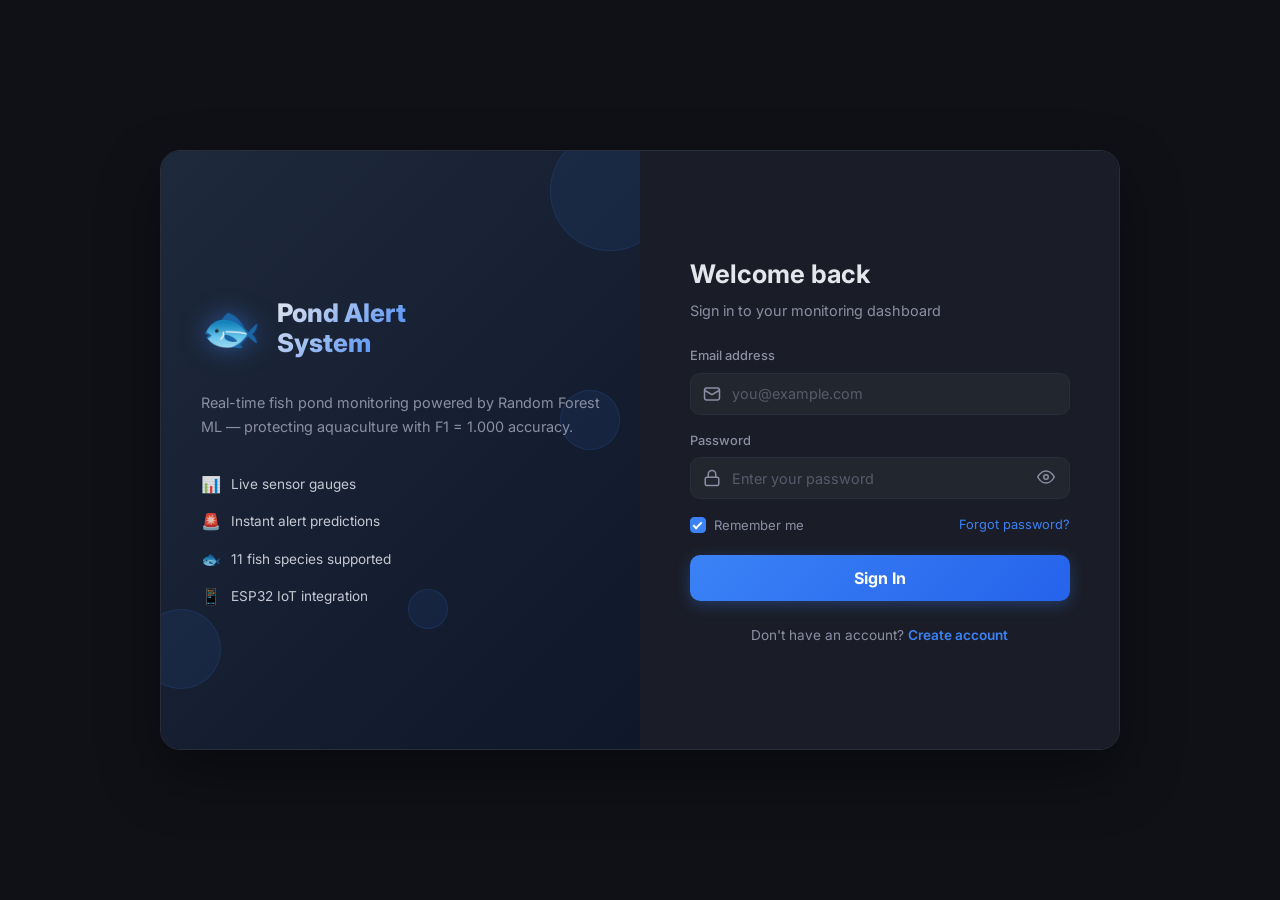
<file: FrontEnd/login.html>
<!DOCTYPE html>
<html lang="en">
<head>
    <meta charset="UTF-8">
    <meta name="viewport" content="width=device-width, initial-scale=1.0">
    <title>Login — Fish Pond Alert System</title>
    <link rel="preconnect" href="https://fonts.googleapis.com">
    <link href="https://fonts.googleapis.com/css2?family=Inter:wght@400;500;600;700;800&family=JetBrains+Mono:wght@400;500;600&display=swap" rel="stylesheet">
    <link rel="stylesheet" href="style.css">
    <link rel="stylesheet" href="auth.css">
</head>
<body class="auth-page">
    <div class="auth-container">
        <!-- Left: Branding Panel -->
        <div class="auth-brand">
            <div class="brand-content">
                <div class="brand-logo">
                    <span class="brand-icon">🐟</span>
                    <h1>Pond Alert<br>System</h1>
                </div>
                <p class="brand-tagline">Real-time fish pond monitoring powered by Random Forest ML — protecting aquaculture with F1&nbsp;=&nbsp;1.000 accuracy.</p>
                <div class="brand-features">
                    <div class="feature-item">
                        <span class="feature-icon">📊</span>
                        <span>Live sensor gauges</span>
                    </div>
                    <div class="feature-item">
                        <span class="feature-icon">🚨</span>
                        <span>Instant alert predictions</span>
                    </div>
                    <div class="feature-item">
                        <span class="feature-icon">🐟</span>
                        <span>11 fish species supported</span>
                    </div>
                    <div class="feature-item">
                        <span class="feature-icon">📱</span>
                        <span>ESP32 IoT integration</span>
                    </div>
                </div>
            </div>
            <div class="brand-bg-art">
                <div class="bubble b1"></div>
                <div class="bubble b2"></div>
                <div class="bubble b3"></div>
                <div class="bubble b4"></div>
            </div>
        </div>

        <!-- Right: Login Form -->
        <div class="auth-form-panel">
            <form class="auth-form" id="login-form" autocomplete="on">
                <div class="form-header">
                    <h2>Welcome back</h2>
                    <p>Sign in to your monitoring dashboard</p>
                </div>

                <div class="alert-msg" id="alert-msg" style="display:none;"></div>

                <div class="form-group">
                    <label for="email">Email address</label>
                    <div class="input-wrapper">
                        <svg class="input-icon" viewBox="0 0 24 24" fill="none" stroke="currentColor" stroke-width="2"><rect x="2" y="4" width="20" height="16" rx="3"/><path d="m2 7 10 6 10-6"/></svg>
                        <input type="email" id="email" name="email" placeholder="you@example.com" required autocomplete="email">
                    </div>
                </div>

                <div class="form-group">
                    <label for="password">Password</label>
                    <div class="input-wrapper">
                        <svg class="input-icon" viewBox="0 0 24 24" fill="none" stroke="currentColor" stroke-width="2"><rect x="3" y="11" width="18" height="11" rx="2"/><path d="M7 11V7a5 5 0 0 1 10 0v4"/></svg>
                        <input type="password" id="password" name="password" placeholder="Enter your password" required autocomplete="current-password">
                        <button type="button" class="toggle-pass" id="toggle-pass" aria-label="Show password">
                            <svg viewBox="0 0 24 24" fill="none" stroke="currentColor" stroke-width="2"><path d="M1 12s4-8 11-8 11 8 11 8-4 8-11 8-11-8-11-8z"/><circle cx="12" cy="12" r="3"/></svg>
                        </button>
                    </div>
                </div>

                <div class="form-options">
                    <label class="checkbox-wrap">
                        <input type="checkbox" id="remember" checked>
                        <span class="checkmark"></span>
                        <span>Remember me</span>
                    </label>
                    <a href="#" class="forgot-link">Forgot password?</a>
                </div>

                <button type="submit" class="btn-auth" id="btn-login">
                    <span class="btn-text">Sign In</span>
                    <span class="btn-loader" style="display:none;"></span>
                </button>

                <div class="form-footer">
                    <span>Don't have an account?</span>
                    <a href="signup.html" class="auth-link">Create account</a>
                </div>
            </form>
        </div>
    </div>

    <script src="auth.js"></script>
    <script>
        document.getElementById('login-form').addEventListener('submit', async (e) => {
            e.preventDefault();
            const btn = document.getElementById('btn-login');
            const alertMsg = document.getElementById('alert-msg');
            const email = document.getElementById('email').value.trim();
            const password = document.getElementById('password').value;

            btn.querySelector('.btn-text').textContent = 'Signing in...';
            btn.disabled = true;
            alertMsg.style.display = 'none';

            try {
                const res = await fetch('/api/auth/login', {
                    method: 'POST',
                    headers: { 'Content-Type': 'application/json' },
                    body: JSON.stringify({ email, password })
                });
                const data = await res.json();

                if (res.ok) {
                    localStorage.setItem('token', data.token);
                    localStorage.setItem('user', JSON.stringify(data.user));
                    window.location.href = '/dashboard';
                } else {
                    alertMsg.textContent = data.error || 'Invalid credentials';
                    alertMsg.className = 'alert-msg error';
                    alertMsg.style.display = 'block';
                }
            } catch {
                alertMsg.textContent = 'Server unreachable. Please try again.';
                alertMsg.className = 'alert-msg error';
                alertMsg.style.display = 'block';
            }

            btn.querySelector('.btn-text').textContent = 'Sign In';
            btn.disabled = false;
        });
    </script>
</body>
</html>
</file>
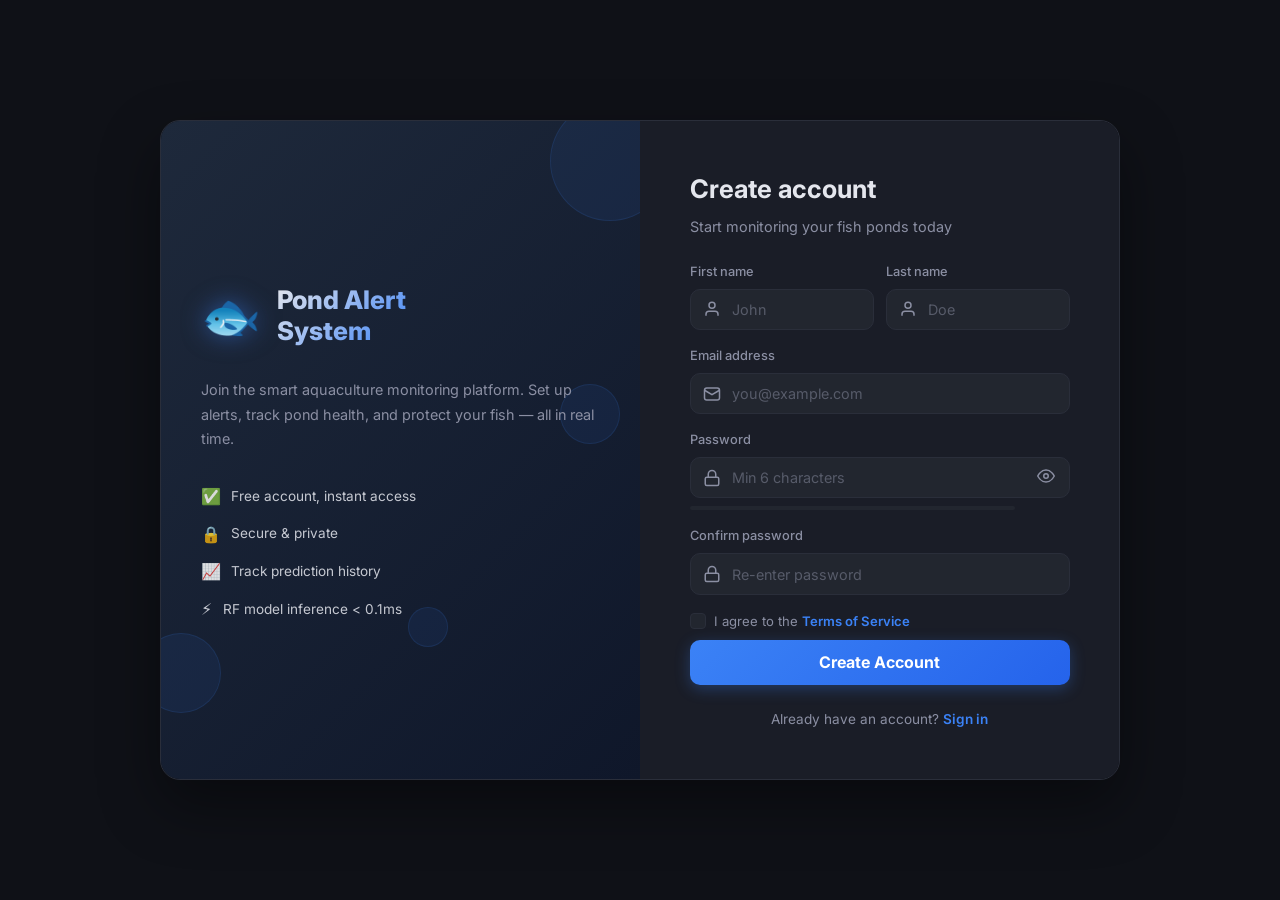
<file: FrontEnd/signup.html>
<!DOCTYPE html>
<html lang="en">
<head>
    <meta charset="UTF-8">
    <meta name="viewport" content="width=device-width, initial-scale=1.0">
    <title>Sign Up — Fish Pond Alert System</title>
    <link rel="preconnect" href="https://fonts.googleapis.com">
    <link href="https://fonts.googleapis.com/css2?family=Inter:wght@400;500;600;700;800&family=JetBrains+Mono:wght@400;500;600&display=swap" rel="stylesheet">
    <link rel="stylesheet" href="style.css">
    <link rel="stylesheet" href="auth.css">
</head>
<body class="auth-page">
    <div class="auth-container">
        <!-- Left: Branding Panel -->
        <div class="auth-brand">
            <div class="brand-content">
                <div class="brand-logo">
                    <span class="brand-icon">🐟</span>
                    <h1>Pond Alert<br>System</h1>
                </div>
                <p class="brand-tagline">Join the smart aquaculture monitoring platform. Set up alerts, track pond health, and protect your fish — all in real time.</p>
                <div class="brand-features">
                    <div class="feature-item">
                        <span class="feature-icon">✅</span>
                        <span>Free account, instant access</span>
                    </div>
                    <div class="feature-item">
                        <span class="feature-icon">🔒</span>
                        <span>Secure & private</span>
                    </div>
                    <div class="feature-item">
                        <span class="feature-icon">📈</span>
                        <span>Track prediction history</span>
                    </div>
                    <div class="feature-item">
                        <span class="feature-icon">⚡</span>
                        <span>RF model inference &lt; 0.1ms</span>
                    </div>
                </div>
            </div>
            <div class="brand-bg-art">
                <div class="bubble b1"></div>
                <div class="bubble b2"></div>
                <div class="bubble b3"></div>
                <div class="bubble b4"></div>
            </div>
        </div>

        <!-- Right: Signup Form -->
        <div class="auth-form-panel">
            <form class="auth-form" id="signup-form" autocomplete="on">
                <div class="form-header">
                    <h2>Create account</h2>
                    <p>Start monitoring your fish ponds today</p>
                </div>

                <div class="alert-msg" id="alert-msg" style="display:none;"></div>

                <div class="form-row">
                    <div class="form-group">
                        <label for="first-name">First name</label>
                        <div class="input-wrapper">
                            <svg class="input-icon" viewBox="0 0 24 24" fill="none" stroke="currentColor" stroke-width="2"><path d="M20 21v-2a4 4 0 0 0-4-4H8a4 4 0 0 0-4 4v2"/><circle cx="12" cy="7" r="4"/></svg>
                            <input type="text" id="first-name" name="first-name" placeholder="John" required autocomplete="given-name">
                        </div>
                    </div>
                    <div class="form-group">
                        <label for="last-name">Last name</label>
                        <div class="input-wrapper">
                            <svg class="input-icon" viewBox="0 0 24 24" fill="none" stroke="currentColor" stroke-width="2"><path d="M20 21v-2a4 4 0 0 0-4-4H8a4 4 0 0 0-4 4v2"/><circle cx="12" cy="7" r="4"/></svg>
                            <input type="text" id="last-name" name="last-name" placeholder="Doe" required autocomplete="family-name">
                        </div>
                    </div>
                </div>

                <div class="form-group">
                    <label for="email">Email address</label>
                    <div class="input-wrapper">
                        <svg class="input-icon" viewBox="0 0 24 24" fill="none" stroke="currentColor" stroke-width="2"><rect x="2" y="4" width="20" height="16" rx="3"/><path d="m2 7 10 6 10-6"/></svg>
                        <input type="email" id="email" name="email" placeholder="you@example.com" required autocomplete="email">
                    </div>
                </div>

                <div class="form-group">
                    <label for="password">Password</label>
                    <div class="input-wrapper">
                        <svg class="input-icon" viewBox="0 0 24 24" fill="none" stroke="currentColor" stroke-width="2"><rect x="3" y="11" width="18" height="11" rx="2"/><path d="M7 11V7a5 5 0 0 1 10 0v4"/></svg>
                        <input type="password" id="password" name="password" placeholder="Min 6 characters" required minlength="6" autocomplete="new-password">
                        <button type="button" class="toggle-pass" id="toggle-pass" aria-label="Show password">
                            <svg viewBox="0 0 24 24" fill="none" stroke="currentColor" stroke-width="2"><path d="M1 12s4-8 11-8 11 8 11 8-4 8-11 8-11-8-11-8z"/><circle cx="12" cy="12" r="3"/></svg>
                        </button>
                    </div>
                    <div class="password-strength" id="password-strength">
                        <div class="strength-bar"><div class="strength-fill" id="strength-fill"></div></div>
                        <span class="strength-label" id="strength-label"></span>
                    </div>
                </div>

                <div class="form-group">
                    <label for="confirm-password">Confirm password</label>
                    <div class="input-wrapper">
                        <svg class="input-icon" viewBox="0 0 24 24" fill="none" stroke="currentColor" stroke-width="2"><rect x="3" y="11" width="18" height="11" rx="2"/><path d="M7 11V7a5 5 0 0 1 10 0v4"/></svg>
                        <input type="password" id="confirm-password" name="confirm-password" placeholder="Re-enter password" required minlength="6" autocomplete="new-password">
                    </div>
                </div>

                <label class="checkbox-wrap" style="margin-bottom: .5rem;">
                    <input type="checkbox" id="agree-terms" required>
                    <span class="checkmark"></span>
                    <span>I agree to the <a href="#" class="auth-link">Terms of Service</a></span>
                </label>

                <button type="submit" class="btn-auth" id="btn-signup">
                    <span class="btn-text">Create Account</span>
                    <span class="btn-loader" style="display:none;"></span>
                </button>

                <div class="form-footer">
                    <span>Already have an account?</span>
                    <a href="login.html" class="auth-link">Sign in</a>
                </div>
            </form>
        </div>
    </div>

    <script src="auth.js"></script>
    <script>
        // Password strength meter
        const pwdInput = document.getElementById('password');
        const strengthFill = document.getElementById('strength-fill');
        const strengthLabel = document.getElementById('strength-label');

        pwdInput.addEventListener('input', () => {
            const val = pwdInput.value;
            let score = 0;
            if (val.length >= 6) score++;
            if (val.length >= 10) score++;
            if (/[A-Z]/.test(val)) score++;
            if (/[0-9]/.test(val)) score++;
            if (/[^A-Za-z0-9]/.test(val)) score++;

            const pct = (score / 5) * 100;
            strengthFill.style.width = pct + '%';

            if (score <= 1) {
                strengthFill.style.background = 'var(--red)';
                strengthLabel.textContent = 'Weak';
                strengthLabel.style.color = 'var(--red)';
            } else if (score <= 3) {
                strengthFill.style.background = 'var(--yellow)';
                strengthLabel.textContent = 'Medium';
                strengthLabel.style.color = 'var(--yellow)';
            } else {
                strengthFill.style.background = 'var(--green)';
                strengthLabel.textContent = 'Strong';
                strengthLabel.style.color = 'var(--green)';
            }
        });

        // Signup form submission
        document.getElementById('signup-form').addEventListener('submit', async (e) => {
            e.preventDefault();
            const btn = document.getElementById('btn-signup');
            const alertMsg = document.getElementById('alert-msg');

            const firstName = document.getElementById('first-name').value.trim();
            const lastName = document.getElementById('last-name').value.trim();
            const email = document.getElementById('email').value.trim();
            const password = document.getElementById('password').value;
            const confirmPassword = document.getElementById('confirm-password').value;

            alertMsg.style.display = 'none';

            if (password !== confirmPassword) {
                alertMsg.textContent = 'Passwords do not match.';
                alertMsg.className = 'alert-msg error';
                alertMsg.style.display = 'block';
                return;
            }

            if (password.length < 6) {
                alertMsg.textContent = 'Password must be at least 6 characters.';
                alertMsg.className = 'alert-msg error';
                alertMsg.style.display = 'block';
                return;
            }

            btn.querySelector('.btn-text').textContent = 'Creating account...';
            btn.disabled = true;

            try {
                const res = await fetch('/api/auth/signup', {
                    method: 'POST',
                    headers: { 'Content-Type': 'application/json' },
                    body: JSON.stringify({
                        firstName,
                        lastName,
                        email,
                        password
                    })
                });
                const data = await res.json();

                if (res.ok) {
                    alertMsg.textContent = 'Account created! Redirecting to login...';
                    alertMsg.className = 'alert-msg success';
                    alertMsg.style.display = 'block';
                    setTimeout(() => { window.location.href = '/login'; }, 1500);
                } else {
                    alertMsg.textContent = data.error || 'Signup failed.';
                    alertMsg.className = 'alert-msg error';
                    alertMsg.style.display = 'block';
                }
            } catch {
                alertMsg.textContent = 'Server unreachable. Please try again.';
                alertMsg.className = 'alert-msg error';
                alertMsg.style.display = 'block';
            }

            btn.querySelector('.btn-text').textContent = 'Create Account';
            btn.disabled = false;
        });
    </script>
</body>
</html>
</file>
<file: FrontEnd/style.css>
/* ============================================
   FISH POND ALERT SYSTEM — DARK THEME CSS
   ============================================ */

/* ---------- RESET & BASE ---------- */
*, *::before, *::after { box-sizing: border-box; margin: 0; padding: 0; }

:root {
    --bg:          #0f1117;
    --surface:     #1a1d27;
    --surface2:    #22262f;
    --border:      #2a2e3a;
    --text:        #e4e6ed;
    --text-dim:    #8b8fa3;
    --accent:      #3b82f6;
    --accent-glow: rgba(59, 130, 246, .25);
    --green:       #22c55e;
    --green-bg:    rgba(34, 197, 94, .12);
    --red:         #ef4444;
    --red-bg:      rgba(239, 68, 68, .12);
    --yellow:      #eab308;
    --yellow-bg:   rgba(234, 179, 8, .12);
    --radius:      14px;
    --font:        'Inter', system-ui, -apple-system, sans-serif;
    --mono:        'JetBrains Mono', 'Fira Code', monospace;
}

html { font-size: 16px; scroll-behavior: smooth; }

body {
    font-family: var(--font);
    background: var(--bg);
    color: var(--text);
    min-height: 100vh;
    line-height: 1.6;
    -webkit-font-smoothing: antialiased;
}

/* ---------- TOP BAR ---------- */
.top-bar {
    display: flex;
    align-items: center;
    justify-content: space-between;
    padding: 1rem 2rem;
    background: var(--surface);
    border-bottom: 1px solid var(--border);
    position: sticky;
    top: 0;
    z-index: 50;
    backdrop-filter: blur(12px);
}

.logo {
    display: flex;
    align-items: center;
    gap: .75rem;
}

.logo-icon {
    font-size: 2rem;
    filter: drop-shadow(0 0 8px rgba(59,130,246,.5));
}

.logo h1 {
    font-size: 1.35rem;
    font-weight: 700;
    letter-spacing: -.02em;
}

.subtitle {
    font-size: .75rem;
    color: var(--text-dim);
    font-family: var(--mono);
}

.connection-status {
    display: flex;
    align-items: center;
    gap: .5rem;
    font-size: .8rem;
    color: var(--text-dim);
    background: var(--surface2);
    padding: .4rem .9rem;
    border-radius: 99px;
    border: 1px solid var(--border);
}

.connection-status .dot {
    width: 8px;
    height: 8px;
    border-radius: 50%;
    background: var(--yellow);
    box-shadow: 0 0 6px var(--yellow);
    animation: pulse-dot 2s infinite;
}

.connection-status.connected .dot {
    background: var(--green);
    box-shadow: 0 0 6px var(--green);
}

@keyframes pulse-dot {
    0%, 100% { opacity: 1; }
    50% { opacity: .4; }
}

/* ---------- DASHBOARD ---------- */
.dashboard {
    max-width: 1200px;
    margin: 0 auto;
    padding: 1.5rem;
    display: flex;
    flex-direction: column;
    gap: 1.5rem;
}

/* ---------- CARDS (Glassmorphism) ---------- */
.card {
    background: var(--surface);
    border: 1px solid var(--border);
    border-radius: var(--radius);
    padding: 1.5rem;
    transition: border-color .3s, box-shadow .3s;
}

.card:hover {
    border-color: rgba(59,130,246,.3);
    box-shadow: 0 0 20px rgba(59,130,246,.06);
}

.card-title {
    font-size: .85rem;
    text-transform: uppercase;
    letter-spacing: .08em;
    color: var(--text-dim);
    margin-bottom: 1rem;
    font-weight: 600;
}

/* ---------- GAUGE ROW ---------- */
.gauge-row {
    display: grid;
    grid-template-columns: repeat(3, 1fr);
    gap: 1.5rem;
}

.gauge-card { text-align: center; }

.gauge-wrapper {
    position: relative;
    display: flex;
    flex-direction: column;
    align-items: center;
}

.gauge-svg {
    width: 180px;
    height: 120px;
}

.gauge-bg {
    fill: none;
    stroke: var(--surface2);
    stroke-width: 14;
    stroke-linecap: round;
}

.gauge-fill {
    fill: none;
    stroke: var(--accent);
    stroke-width: 14;
    stroke-linecap: round;
    stroke-dasharray: 251.33;
    stroke-dashoffset: 251.33;
    transition: stroke-dashoffset .4s cubic-bezier(.4,0,.2,1), stroke .3s;
    filter: drop-shadow(0 0 6px var(--accent-glow));
}

.gauge-needle {
    stroke: var(--text);
    stroke-width: 2.5;
    stroke-linecap: round;
    transform-origin: 100px 120px;
    transition: transform .4s cubic-bezier(.4,0,.2,1);
}

.gauge-center {
    fill: var(--text);
}

.gauge-value {
    font-size: 1.6rem;
    font-weight: 700;
    font-family: var(--mono);
    margin-top: .3rem;
}

.gauge-range {
    font-size: .72rem;
    color: var(--text-dim);
    margin-top: .15rem;
}

/* Sliders */
.slider {
    -webkit-appearance: none;
    appearance: none;
    width: 100%;
    height: 6px;
    border-radius: 3px;
    background: var(--surface2);
    outline: none;
    margin-top: 1rem;
    cursor: pointer;
    transition: background .2s;
}

.slider::-webkit-slider-thumb {
    -webkit-appearance: none;
    appearance: none;
    width: 18px;
    height: 18px;
    border-radius: 50%;
    background: var(--accent);
    border: 2px solid var(--bg);
    box-shadow: 0 0 8px var(--accent-glow);
    cursor: pointer;
    transition: transform .15s;
}

.slider::-webkit-slider-thumb:hover {
    transform: scale(1.2);
}

.slider::-moz-range-thumb {
    width: 18px;
    height: 18px;
    border-radius: 50%;
    background: var(--accent);
    border: 2px solid var(--bg);
    box-shadow: 0 0 8px var(--accent-glow);
    cursor: pointer;
}

.slider-ph::-webkit-slider-thumb { background: #8b5cf6; box-shadow: 0 0 8px rgba(139,92,246,.4); }
.slider-temp::-webkit-slider-thumb { background: #f97316; box-shadow: 0 0 8px rgba(249,115,22,.4); }
.slider-turb::-webkit-slider-thumb { background: #06b6d4; box-shadow: 0 0 8px rgba(6,182,212,.4); }

/* per-gauge accent colours */
.gauge-card:nth-child(1) .gauge-fill { stroke: #8b5cf6; filter: drop-shadow(0 0 6px rgba(139,92,246,.35)); }
.gauge-card:nth-child(2) .gauge-fill { stroke: #f97316; filter: drop-shadow(0 0 6px rgba(249,115,22,.35)); }
.gauge-card:nth-child(3) .gauge-fill { stroke: #06b6d4; filter: drop-shadow(0 0 6px rgba(6,182,212,.35)); }

/* ---------- ACTION ROW ---------- */
.action-row {
    display: grid;
    grid-template-columns: 1fr 1.3fr;
    gap: 1.5rem;
}

.control-card {
    display: flex;
    flex-direction: column;
    gap: .8rem;
}

.input-label {
    font-size: .8rem;
    color: var(--text-dim);
    font-weight: 500;
}

.fish-dropdown {
    width: 100%;
    padding: .65rem .9rem;
    background: var(--surface2);
    color: var(--text);
    border: 1px solid var(--border);
    border-radius: 8px;
    font-family: var(--font);
    font-size: .95rem;
    cursor: pointer;
    outline: none;
    transition: border-color .2s;
}

.fish-dropdown:focus {
    border-color: var(--accent);
    box-shadow: 0 0 0 3px var(--accent-glow);
}

.btn-predict {
    display: flex;
    align-items: center;
    justify-content: center;
    gap: .6rem;
    width: 100%;
    padding: .85rem;
    margin-top: .4rem;
    border: none;
    border-radius: 10px;
    font-family: var(--font);
    font-size: 1rem;
    font-weight: 700;
    letter-spacing: .04em;
    cursor: pointer;
    color: #fff;
    background: linear-gradient(135deg, var(--red), #dc2626);
    box-shadow: 0 4px 20px rgba(239,68,68,.3);
    transition: transform .15s, box-shadow .2s;
}

.btn-predict:hover {
    transform: translateY(-2px);
    box-shadow: 0 6px 28px rgba(239,68,68,.45);
}

.btn-predict:active { transform: translateY(0); }

.btn-icon { font-size: 1.2rem; }

.mode-info {
    display: flex;
    align-items: center;
    gap: .45rem;
    font-size: .72rem;
    color: var(--text-dim);
    margin-top: auto;
}

.mode-dot {
    width: 6px;
    height: 6px;
    border-radius: 50%;
    background: var(--green);
}

/* ---------- RESULT CARD ---------- */
.result-card {
    display: flex;
    flex-direction: column;
    align-items: center;
    text-align: center;
    gap: 1rem;
    transition: background .4s, border-color .4s;
}

.result-card.safe {
    border-color: var(--green);
    background: linear-gradient(180deg, rgba(34,197,94,.06) 0%, var(--surface) 60%);
}

.result-card.alert {
    border-color: var(--red);
    background: linear-gradient(180deg, rgba(239,68,68,.08) 0%, var(--surface) 60%);
    animation: alert-glow 1.5s ease-in-out infinite alternate;
}

@keyframes alert-glow {
    from { box-shadow: 0 0 15px rgba(239,68,68,.15); }
    to   { box-shadow: 0 0 30px rgba(239,68,68,.3); }
}

/* Probability Ring */
.prob-ring-wrapper {
    position: relative;
    width: 150px;
    height: 150px;
}

.prob-ring { width: 100%; height: 100%; transform: rotate(-90deg); }

.prob-ring-bg {
    fill: none;
    stroke: var(--surface2);
    stroke-width: 10;
}

.prob-ring-fill {
    fill: none;
    stroke: var(--accent);
    stroke-width: 10;
    stroke-linecap: round;
    stroke-dasharray: 427.26;
    stroke-dashoffset: 427.26;
    transition: stroke-dashoffset .6s cubic-bezier(.4,0,.2,1), stroke .4s;
}

.prob-text {
    position: absolute;
    inset: 0;
    display: flex;
    flex-direction: column;
    align-items: center;
    justify-content: center;
}

.prob-number {
    font-size: 2.2rem;
    font-weight: 800;
    font-family: var(--mono);
    line-height: 1;
}

.prob-label {
    font-size: .75rem;
    color: var(--text-dim);
    text-transform: uppercase;
    letter-spacing: .06em;
}

/* Alert Badge */
.alert-badge {
    display: flex;
    align-items: center;
    gap: .5rem;
    padding: .55rem 1.2rem;
    border-radius: 99px;
    font-weight: 600;
    font-size: .9rem;
    background: var(--surface2);
    border: 1px solid var(--border);
    transition: all .3s;
}

.alert-badge.safe {
    background: var(--green-bg);
    border-color: var(--green);
    color: var(--green);
}

.alert-badge.alert {
    background: var(--red-bg);
    border-color: var(--red);
    color: var(--red);
    animation: badge-pulse 1.2s infinite;
}

@keyframes badge-pulse {
    0%, 100% { transform: scale(1); }
    50% { transform: scale(1.04); }
}

/* Detail Grid */
.detail-grid {
    display: grid;
    grid-template-columns: repeat(3, 1fr);
    gap: .75rem;
    width: 100%;
    margin-top: .5rem;
}

.detail-item {
    background: var(--surface2);
    border-radius: 8px;
    padding: .6rem .5rem;
    text-align: center;
}

.detail-key {
    display: block;
    font-size: .68rem;
    color: var(--text-dim);
    text-transform: uppercase;
    letter-spacing: .04em;
    margin-bottom: .2rem;
}

.detail-val {
    font-size: .85rem;
    font-weight: 600;
    font-family: var(--mono);
    color: var(--text);
}

.detail-val.ok { color: var(--green); }
.detail-val.warn { color: var(--yellow); }
.detail-val.bad { color: var(--red); }

/* ---------- HISTORY ---------- */
.history-section .card { padding: 1rem 1.5rem; }

.history-header {
    display: flex;
    justify-content: space-between;
    align-items: center;
    margin-bottom: .75rem;
}

.btn-clear {
    background: var(--surface2);
    border: 1px solid var(--border);
    color: var(--text-dim);
    padding: .35rem .9rem;
    border-radius: 6px;
    font-size: .75rem;
    font-family: var(--font);
    cursor: pointer;
    transition: background .2s;
}

.btn-clear:hover { background: var(--border); }

.table-wrap { overflow-x: auto; }

.history-table {
    width: 100%;
    border-collapse: collapse;
    font-size: .82rem;
}

.history-table th {
    text-align: left;
    padding: .55rem .6rem;
    font-size: .72rem;
    text-transform: uppercase;
    letter-spacing: .05em;
    color: var(--text-dim);
    border-bottom: 1px solid var(--border);
    font-weight: 600;
}

.history-table td {
    padding: .5rem .6rem;
    border-bottom: 1px solid rgba(42,46,58,.5);
    font-family: var(--mono);
    font-size: .8rem;
}

.history-table tr { transition: background .15s; }
.history-table tbody tr:hover { background: rgba(59,130,246,.04); }

.history-table .status-safe { color: var(--green); font-weight: 600; }
.history-table .status-alert { color: var(--red); font-weight: 600; }

.empty-msg {
    text-align: center;
    color: var(--text-dim);
    font-size: .82rem;
    padding: 1.5rem 0;
}

/* ---------- FOOTER ---------- */
.footer {
    text-align: center;
    padding: 1.5rem;
    font-size: .75rem;
    color: var(--text-dim);
    border-top: 1px solid var(--border);
    margin-top: 1rem;
}

/* ============================================
   SIDEBAR & DASHBOARD LAYOUT
   ============================================ */

/* ---------- SIDEBAR ---------- */
.sidebar {
    position: fixed;
    top: 0;
    left: 0;
    width: 260px;
    height: 100vh;
    background: var(--surface);
    border-right: 1px solid var(--border);
    display: flex;
    flex-direction: column;
    z-index: 100;
    transition: width .3s cubic-bezier(.4,0,.2,1), transform .3s;
}

.sidebar-header {
    display: flex;
    align-items: center;
    gap: .75rem;
    padding: 1.2rem 1.2rem .8rem;
    border-bottom: 1px solid var(--border);
}

.sidebar-header .logo-icon {
    font-size: 1.6rem;
    flex-shrink: 0;
}

.sidebar-brand {
    display: flex;
    flex-direction: column;
    flex: 1;
    min-width: 0;
    overflow: hidden;
}

.sidebar-title {
    font-weight: 700;
    font-size: 1.05rem;
    white-space: nowrap;
}

.sidebar-version {
    font-size: .65rem;
    color: var(--text-dim);
    font-family: var(--mono);
}

.sidebar-toggle {
    background: none;
    border: none;
    color: var(--text-dim);
    cursor: pointer;
    padding: .25rem;
    border-radius: 6px;
    transition: background .2s, color .2s;
    flex-shrink: 0;
}

.sidebar-toggle:hover {
    background: var(--surface2);
    color: var(--text);
}

.sidebar-toggle svg {
    width: 18px;
    height: 18px;
    transition: transform .3s;
}

/* Nav items */
.sidebar-nav {
    flex: 1;
    padding: .75rem .6rem;
    display: flex;
    flex-direction: column;
    gap: 4px;
    overflow-y: auto;
}

.nav-item {
    display: flex;
    align-items: center;
    gap: .75rem;
    padding: .65rem .9rem;
    border-radius: 10px;
    color: var(--text-dim);
    text-decoration: none;
    font-size: .88rem;
    font-weight: 500;
    transition: background .2s, color .2s;
    white-space: nowrap;
}

.nav-item svg {
    width: 20px;
    height: 20px;
    flex-shrink: 0;
}

.nav-item:hover {
    background: var(--surface2);
    color: var(--text);
}

.nav-item.active {
    background: rgba(59,130,246,.12);
    color: var(--accent);
}

/* User card in footer */
.sidebar-footer {
    padding: .8rem;
    border-top: 1px solid var(--border);
}

.user-card {
    display: flex;
    align-items: center;
    gap: .65rem;
    padding: .5rem .6rem;
    border-radius: 10px;
    transition: background .2s;
}

.user-card:hover { background: var(--surface2); }

.user-avatar {
    width: 36px;
    height: 36px;
    border-radius: 50%;
    background: linear-gradient(135deg, var(--accent), #6366f1);
    display: flex;
    align-items: center;
    justify-content: center;
    font-size: .8rem;
    font-weight: 700;
    color: #fff;
    flex-shrink: 0;
}

.user-avatar.small {
    width: 32px;
    height: 32px;
    font-size: .72rem;
}

.user-info {
    flex: 1;
    min-width: 0;
    overflow: hidden;
}

.user-name {
    display: block;
    font-size: .82rem;
    font-weight: 600;
    white-space: nowrap;
    overflow: hidden;
    text-overflow: ellipsis;
}

.user-email {
    display: block;
    font-size: .68rem;
    color: var(--text-dim);
    white-space: nowrap;
    overflow: hidden;
    text-overflow: ellipsis;
}

.btn-logout {
    background: none;
    border: none;
    color: var(--text-dim);
    cursor: pointer;
    padding: .35rem;
    border-radius: 6px;
    transition: background .2s, color .2s;
    flex-shrink: 0;
}

.btn-logout:hover {
    background: var(--red-bg);
    color: var(--red);
}

.btn-logout svg {
    width: 18px;
    height: 18px;
}

/* ---------- MAIN WRAPPER ---------- */
.has-sidebar .main-wrapper {
    margin-left: 260px;
    min-height: 100vh;
    transition: margin-left .3s cubic-bezier(.4,0,.2,1);
}

.has-sidebar .top-bar {
    display: flex;
    align-items: center;
    justify-content: space-between;
    flex-direction: row;
    gap: 0;
}

.topbar-left {
    display: flex;
    align-items: center;
    gap: .75rem;
}

.topbar-right {
    display: flex;
    align-items: center;
    gap: 1rem;
}

.mobile-menu-btn {
    display: none;
    background: none;
    border: none;
    color: var(--text);
    cursor: pointer;
    padding: .3rem;
}

.mobile-menu-btn svg {
    width: 22px;
    height: 22px;
}

.topbar-user {
    cursor: pointer;
}

/* ---------- SIDEBAR COLLAPSED ---------- */
.sidebar-collapsed .sidebar {
    width: 68px;
}

.sidebar-collapsed .sidebar-brand,
.sidebar-collapsed .nav-item span,
.sidebar-collapsed .user-info,
.sidebar-collapsed .sidebar-version {
    display: none;
}

.sidebar-collapsed .sidebar-toggle svg {
    transform: rotate(180deg);
}

.sidebar-collapsed .main-wrapper {
    margin-left: 68px;
}

.sidebar-collapsed .nav-item {
    justify-content: center;
    padding: .65rem;
}

.sidebar-collapsed .user-card {
    justify-content: center;
}

.sidebar-collapsed .btn-logout {
    display: none;
}

/* ---------- SIDEBAR OVERLAY (mobile) ---------- */
.sidebar-overlay {
    display: none;
    position: fixed;
    inset: 0;
    background: rgba(0,0,0,.5);
    z-index: 90;
    backdrop-filter: blur(4px);
}

.sidebar-overlay.active {
    display: block;
}

/* ---------- RESPONSIVE (Sidebar) ---------- */
@media (max-width: 900px) {
    .sidebar {
        transform: translateX(-100%);
        width: 260px;
    }
    .sidebar.open {
        transform: translateX(0);
    }
    .has-sidebar .main-wrapper {
        margin-left: 0;
    }
    .sidebar-collapsed .main-wrapper {
        margin-left: 0;
    }
    .mobile-menu-btn {
        display: block;
    }
    .sidebar-toggle {
        display: none;
    }
    .gauge-row { grid-template-columns: 1fr; }
    .action-row { grid-template-columns: 1fr; }
    .detail-grid { grid-template-columns: 1fr; }
    .dashboard { padding: 1rem; }
    .has-sidebar .top-bar { flex-direction: row; text-align: left; }
}

@media (max-width: 480px) {
    html { font-size: 14px; }
    .gauge-svg { width: 150px; height: 100px; }
}

/* ---------- SCROLLBAR ---------- */
::-webkit-scrollbar { width: 6px; height: 6px; }
::-webkit-scrollbar-track { background: var(--bg); }
::-webkit-scrollbar-thumb { background: var(--border); border-radius: 3px; }
::-webkit-scrollbar-thumb:hover { background: var(--text-dim); }
</file>
<file: FrontEnd/auth.css>
/* ============================================
   AUTH PAGES — Login & Signup Styles
   ============================================ */

/* ---------- AUTH LAYOUT ---------- */
.auth-page {
    min-height: 100vh;
    display: flex;
    align-items: center;
    justify-content: center;
    padding: 1rem;
    background: var(--bg);
}

.auth-container {
    display: grid;
    grid-template-columns: 1fr 1fr;
    max-width: 960px;
    width: 100%;
    min-height: 600px;
    border-radius: 20px;
    overflow: hidden;
    border: 1px solid var(--border);
    box-shadow: 0 25px 60px rgba(0,0,0,.4);
}

/* ---------- BRAND PANEL (Left) ---------- */
.auth-brand {
    position: relative;
    background: linear-gradient(135deg, #1e293b 0%, #0f172a 100%);
    padding: 3rem 2.5rem;
    display: flex;
    flex-direction: column;
    justify-content: center;
    overflow: hidden;
}

.brand-content { position: relative; z-index: 2; }

.brand-logo {
    display: flex;
    align-items: center;
    gap: 1rem;
    margin-bottom: 1.5rem;
}

.brand-icon {
    font-size: 3rem;
    filter: drop-shadow(0 0 12px rgba(59,130,246,.5));
    animation: float 4s ease-in-out infinite;
}

@keyframes float {
    0%, 100% { transform: translateY(0); }
    50% { transform: translateY(-8px); }
}

.brand-logo h1 {
    font-size: 1.6rem;
    font-weight: 800;
    line-height: 1.2;
    background: linear-gradient(135deg, #e4e6ed, #3b82f6);
    -webkit-background-clip: text;
    -webkit-text-fill-color: transparent;
    background-clip: text;
}

.brand-tagline {
    color: var(--text-dim);
    font-size: .9rem;
    line-height: 1.7;
    margin-bottom: 2rem;
}

.brand-features {
    display: flex;
    flex-direction: column;
    gap: .75rem;
}

.feature-item {
    display: flex;
    align-items: center;
    gap: .65rem;
    font-size: .85rem;
    color: var(--text);
    opacity: .85;
}

.feature-icon { font-size: 1rem; }

/* Bubbles background art */
.brand-bg-art {
    position: absolute;
    inset: 0;
    z-index: 1;
    pointer-events: none;
}

.bubble {
    position: absolute;
    border-radius: 50%;
    background: rgba(59,130,246,.08);
    border: 1px solid rgba(59,130,246,.12);
    animation: bubble-float 8s ease-in-out infinite;
}

.b1 { width: 120px; height: 120px; top: -20px; right: -30px; animation-delay: 0s; }
.b2 { width: 80px; height: 80px; bottom: 10%; left: -20px; animation-delay: 2s; }
.b3 { width: 60px; height: 60px; top: 40%; right: 20px; animation-delay: 4s; }
.b4 { width: 40px; height: 40px; bottom: 20%; right: 40%; animation-delay: 6s; }

@keyframes bubble-float {
    0%, 100% { transform: translateY(0) scale(1); opacity: .6; }
    50% { transform: translateY(-15px) scale(1.05); opacity: 1; }
}

/* ---------- FORM PANEL (Right) ---------- */
.auth-form-panel {
    background: var(--surface);
    padding: 3rem 2.5rem;
    display: flex;
    align-items: center;
    justify-content: center;
}

.auth-form {
    width: 100%;
    max-width: 380px;
}

.form-header {
    margin-bottom: 1.5rem;
}

.form-header h2 {
    font-size: 1.6rem;
    font-weight: 700;
    margin-bottom: .3rem;
}

.form-header p {
    color: var(--text-dim);
    font-size: .9rem;
}

/* ---------- FORM GROUPS ---------- */
.form-group {
    margin-bottom: 1rem;
}

.form-group label {
    display: block;
    font-size: .8rem;
    font-weight: 500;
    color: var(--text-dim);
    margin-bottom: .4rem;
}

.input-wrapper {
    position: relative;
    display: flex;
    align-items: center;
}

.input-icon {
    position: absolute;
    left: .85rem;
    width: 18px;
    height: 18px;
    color: var(--text-dim);
    pointer-events: none;
    flex-shrink: 0;
}

.input-wrapper input {
    width: 100%;
    padding: .7rem .85rem .7rem 2.6rem;
    background: var(--surface2);
    border: 1px solid var(--border);
    border-radius: 10px;
    color: var(--text);
    font-family: var(--font);
    font-size: .9rem;
    outline: none;
    transition: border-color .2s, box-shadow .2s;
}

.input-wrapper input:focus {
    border-color: var(--accent);
    box-shadow: 0 0 0 3px var(--accent-glow);
}

.input-wrapper input::placeholder {
    color: rgba(139,143,163,.5);
}

/* Toggle password visibility */
.toggle-pass {
    position: absolute;
    right: .65rem;
    background: none;
    border: none;
    cursor: pointer;
    padding: .25rem;
    color: var(--text-dim);
    transition: color .2s;
}

.toggle-pass:hover { color: var(--text); }
.toggle-pass svg { width: 18px; height: 18px; }

/* Form row (side-by-side) */
.form-row {
    display: grid;
    grid-template-columns: 1fr 1fr;
    gap: .75rem;
}

/* ---------- PASSWORD STRENGTH ---------- */
.password-strength {
    display: flex;
    align-items: center;
    gap: .6rem;
    margin-top: .5rem;
}

.strength-bar {
    flex: 1;
    height: 4px;
    background: var(--surface2);
    border-radius: 2px;
    overflow: hidden;
}

.strength-fill {
    height: 100%;
    width: 0;
    border-radius: 2px;
    transition: width .3s, background .3s;
}

.strength-label {
    font-size: .7rem;
    font-weight: 500;
    min-width: 45px;
}

/* ---------- FORM OPTIONS ---------- */
.form-options {
    display: flex;
    align-items: center;
    justify-content: space-between;
    margin-bottom: 1.2rem;
}

.checkbox-wrap {
    display: flex;
    align-items: center;
    gap: .5rem;
    font-size: .82rem;
    color: var(--text-dim);
    cursor: pointer;
}

.checkbox-wrap input[type="checkbox"] {
    display: none;
}

.checkmark {
    width: 16px;
    height: 16px;
    border: 1.5px solid var(--border);
    border-radius: 4px;
    background: var(--surface2);
    position: relative;
    flex-shrink: 0;
    transition: background .2s, border-color .2s;
}

.checkbox-wrap input:checked + .checkmark {
    background: var(--accent);
    border-color: var(--accent);
}

.checkbox-wrap input:checked + .checkmark::after {
    content: '';
    position: absolute;
    left: 4.5px;
    top: 1.5px;
    width: 5px;
    height: 9px;
    border: solid #fff;
    border-width: 0 2px 2px 0;
    transform: rotate(45deg);
}

.forgot-link {
    font-size: .8rem;
    color: var(--accent);
    text-decoration: none;
    transition: color .2s;
}

.forgot-link:hover { color: #60a5fa; }

/* ---------- AUTH BUTTON ---------- */
.btn-auth {
    width: 100%;
    padding: .8rem;
    border: none;
    border-radius: 10px;
    background: linear-gradient(135deg, var(--accent), #2563eb);
    color: #fff;
    font-family: var(--font);
    font-size: 1rem;
    font-weight: 700;
    cursor: pointer;
    display: flex;
    align-items: center;
    justify-content: center;
    gap: .5rem;
    transition: transform .15s, box-shadow .2s;
    box-shadow: 0 4px 15px rgba(59,130,246,.3);
}

.btn-auth:hover {
    transform: translateY(-2px);
    box-shadow: 0 6px 25px rgba(59,130,246,.45);
}

.btn-auth:active { transform: translateY(0); }

.btn-auth:disabled {
    opacity: .7;
    cursor: not-allowed;
    transform: none;
}

.btn-loader {
    width: 18px;
    height: 18px;
    border: 2px solid rgba(255,255,255,.3);
    border-top-color: #fff;
    border-radius: 50%;
    animation: spin .6s linear infinite;
}

@keyframes spin {
    to { transform: rotate(360deg); }
}

/* ---------- FORM FOOTER ---------- */
.form-footer {
    text-align: center;
    margin-top: 1.5rem;
    font-size: .85rem;
    color: var(--text-dim);
}

.auth-link {
    color: var(--accent);
    text-decoration: none;
    font-weight: 600;
    transition: color .2s;
}

.auth-link:hover { color: #60a5fa; }

/* ---------- ALERT MESSAGES ---------- */
.alert-msg {
    padding: .7rem 1rem;
    border-radius: 8px;
    font-size: .85rem;
    font-weight: 500;
    margin-bottom: 1rem;
    display: flex;
    align-items: center;
    gap: .5rem;
}

.alert-msg.error {
    background: var(--red-bg);
    border: 1px solid rgba(239,68,68,.3);
    color: var(--red);
}

.alert-msg.error::before { content: '⚠️'; }

.alert-msg.success {
    background: var(--green-bg);
    border: 1px solid rgba(34,197,94,.3);
    color: var(--green);
}

.alert-msg.success::before { content: '✅'; }

/* ---------- RESPONSIVE ---------- */
@media (max-width: 768px) {
    .auth-container {
        grid-template-columns: 1fr;
        max-width: 440px;
    }

    .auth-brand {
        padding: 2rem 1.5rem;
        min-height: auto;
    }

    .brand-features { display: none; }

    .auth-form-panel {
        padding: 2rem 1.5rem;
    }

    .form-row {
        grid-template-columns: 1fr;
    }
}

@media (max-width: 480px) {
    .auth-form-panel { padding: 1.5rem 1rem; }
    .auth-brand { padding: 1.5rem 1rem; }
    .brand-logo h1 { font-size: 1.3rem; }
}
</file>
